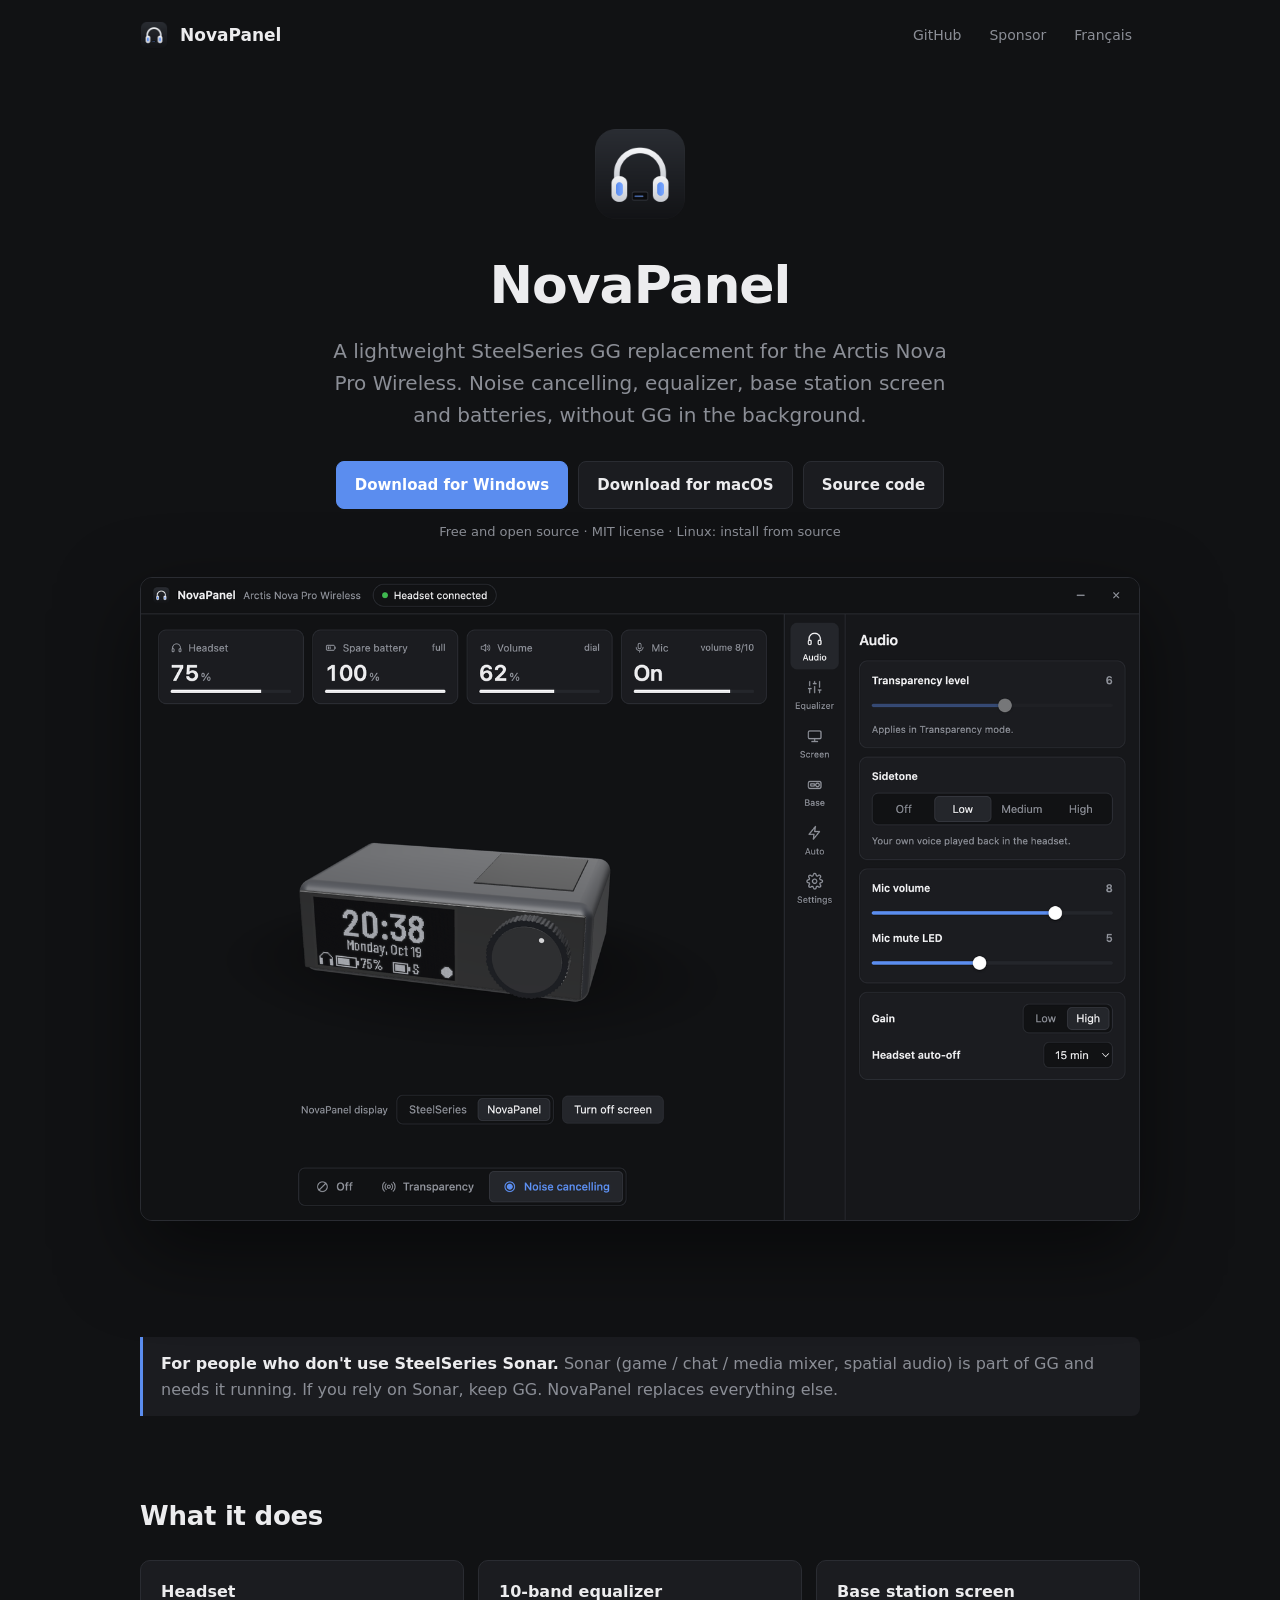
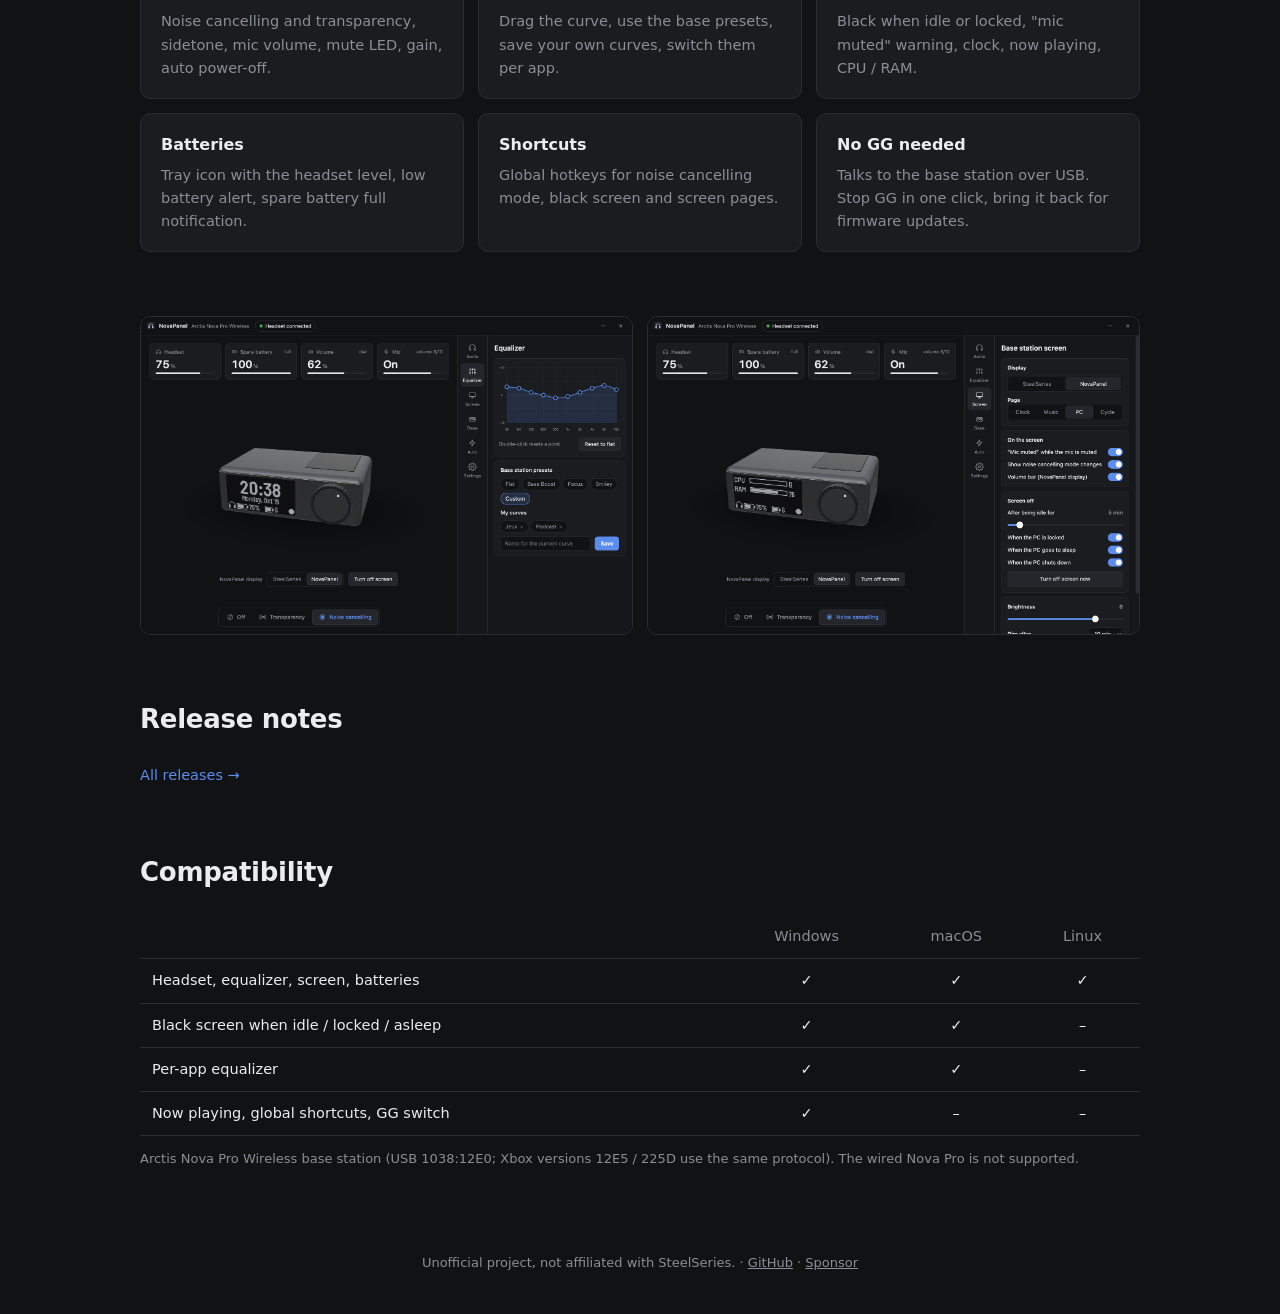
<file: docs/index.html>
<!doctype html>
<html lang="en" data-lang="en">
<head>
<meta charset="utf-8">
<meta name="viewport" content="width=device-width, initial-scale=1">
<title>NovaPanel</title>
<meta name="description" content="Lightweight SteelSeries GG replacement for the Arctis Nova Pro Wireless: noise cancelling, equalizer, OLED screen and batteries. Windows, macOS, Linux.">
<meta property="og:title" content="NovaPanel">
<meta property="og:description" content="Lightweight SteelSeries GG replacement for the Arctis Nova Pro Wireless.">
<meta property="og:image" content="https://thibautgnt.github.io/NovaPanel/social-preview.png">
<link rel="icon" href="logo.png">
<link rel="preconnect" href="https://cdn.jsdelivr.net" crossorigin>
<style>
  :root {
    --bg: #111214; --panel: #1b1c20; --line: #2a2c32; --text: #ececee; --muted: #8b8e96; --accent: #5b8def;
    color-scheme: dark;
  }
  * { box-sizing: border-box; }
  body { margin: 0; background: var(--bg); color: var(--text); font: 16px/1.6 -apple-system, BlinkMacSystemFont, "Segoe UI", Inter, system-ui, sans-serif; }
  a { color: inherit; }
  .wrap { max-width: 1040px; margin: 0 auto; padding: 0 20px; }
  nav { display: flex; align-items: center; gap: 12px; padding: 18px 0; }
  nav img { width: 28px; height: 28px; }
  nav b { font-size: 17px; }
  nav .sp { flex: 1; }
  nav a, nav button { color: var(--muted); text-decoration: none; font: inherit; font-size: 14px; background: none; border: 0; cursor: pointer; padding: 6px 8px; }
  nav a:hover, nav button:hover { color: var(--text); }
  header { text-align: center; padding: 56px 0 36px; }
  header img.logo { width: 96px; height: 96px; }
  h1 { font-size: clamp(34px, 6vw, 52px); margin: 14px 0 8px; letter-spacing: -.02em; }
  .tag { color: var(--muted); font-size: clamp(17px, 2.4vw, 20px); max-width: 640px; margin: 0 auto; }
  .cta { display: flex; gap: 10px; justify-content: center; flex-wrap: wrap; margin: 30px 0 10px; }
  .btn { display: inline-flex; align-items: center; gap: 8px; padding: 11px 18px; border-radius: 8px; border: 1px solid var(--line); background: var(--panel); text-decoration: none; font-weight: 600; font-size: 15px; }
  .btn.primary { background: var(--accent); border-color: var(--accent); color: #fff; }
  .btn:hover { filter: brightness(1.1); }
  .small { color: var(--muted); font-size: 13px; }
  .demo { position: relative; aspect-ratio: 1180 / 760; overflow: hidden; border-radius: 12px; border: 1px solid var(--line); background: #111214; box-shadow: 0 30px 80px rgba(0, 0, 0, .5); margin: 34px 0 0; }
  .demo .shot { display: block; width: 100%; height: 100%; object-fit: cover; }
  .demo iframe { position: absolute; inset: 0 auto auto 0; width: 1180px; height: 760px; border: 0; transform-origin: 0 0; opacity: 0; transition: opacity .3s; }
  .demo.live iframe { opacity: 1; }
  .demo .play { position: absolute; left: 50%; bottom: 26px; transform: translateX(-50%); box-shadow: 0 10px 30px rgba(0, 0, 0, .45); cursor: pointer; font-family: inherit; }
  .demo.live .play, .demo.auto .play, .demo-hint { display: none; }
  .demo.live + .demo-hint { display: block; margin-top: 12px; }
  section { padding: 64px 0 0; }
  h2 { font-size: 26px; margin: 0 0 22px; letter-spacing: -.01em; }
  .grid { display: grid; grid-template-columns: repeat(auto-fit, minmax(240px, 1fr)); gap: 14px; }
  .card { background: var(--panel); border: 1px solid var(--line); border-radius: 10px; padding: 18px 20px; }
  .card h3 { margin: 0 0 6px; font-size: 16px; }
  .card p { margin: 0; color: var(--muted); font-size: 14.5px; }
  .note { border-left: 3px solid var(--accent); background: var(--panel); padding: 14px 18px; border-radius: 0 8px 8px 0; color: var(--muted); }
  .note b { color: var(--text); }
  .pair { display: grid; grid-template-columns: 1fr 1fr; gap: 14px; }
  .pair img { width: 100%; border-radius: 10px; border: 1px solid var(--line); }
  table { width: 100%; border-collapse: collapse; font-size: 14.5px; }
  th, td { text-align: left; padding: 10px 12px; border-bottom: 1px solid var(--line); }
  th { color: var(--muted); font-weight: 500; }
  td.c, th.c { text-align: center; }
  .rel { background: var(--panel); border: 1px solid var(--line); border-radius: 10px; padding: 20px 22px; margin-bottom: 14px; }
  .rel-head { display: flex; align-items: baseline; gap: 10px; flex-wrap: wrap; }
  .rel-head h3 { margin: 0; font-size: 19px; }
  .rel-head time { color: var(--muted); font-size: 13.5px; }
  .badge { font-size: 12px; font-weight: 600; color: var(--accent); border: 1px solid var(--accent); border-radius: 999px; padding: 1px 9px; }
  .rel-body { color: #c9ccd3; font-size: 15px; }
  .rel-body h3 { font-size: 13px; text-transform: uppercase; letter-spacing: .06em; color: var(--muted); margin: 16px 0 6px; }
  .rel-body ul { margin: 0; padding-left: 20px; }
  .rel-body li { margin: 3px 0; }
  .rel-body code { background: #26282e; border-radius: 4px; padding: 1px 5px; font-size: 13.5px; }
  .rel-dl { display: flex; gap: 8px; flex-wrap: wrap; margin-top: 16px; }
  .rel-dl a { font-size: 13.5px; padding: 6px 12px; border-radius: 7px; border: 1px solid var(--line); text-decoration: none; }
  .rel-dl a:hover { background: #24262b; }
  #releases .more { color: var(--accent); text-decoration: none; font-size: 14.5px; }
  footer { padding: 70px 0 40px; color: var(--muted); font-size: 13px; text-align: center; }
  html[data-lang="en"] [lang="fr"], html[data-lang="fr"] [lang="en"] { display: none !important; }
  @media (max-width: 640px) { .pair { grid-template-columns: 1fr; } nav .gh { display: none; } }
</style>
</head>
<body>
<div class="wrap">
  <nav>
    <img src="logo.png" alt=""><b>NovaPanel</b><span class="sp"></span>
    <a class="gh" href="https://github.com/thibautgnt/NovaPanel">GitHub</a>
    <a href="https://github.com/sponsors/thibautgnt"><span lang="en">Sponsor</span><span lang="fr">Soutenir</span></a>
    <button id="lang" type="button"><span lang="en">Français</span><span lang="fr">English</span></button>
  </nav>

  <header>
    <img class="logo" src="logo.png" alt="NovaPanel logo">
    <h1>NovaPanel</h1>
    <p class="tag" lang="en">A lightweight SteelSeries GG replacement for the Arctis Nova Pro Wireless. Noise cancelling, equalizer, base station screen and batteries, without GG in the background.</p>
    <p class="tag" lang="fr">Un remplaçant léger de SteelSeries GG pour l'Arctis Nova Pro Wireless. Réduction de bruit, égaliseur, écran de la base et batteries, sans GG en arrière-plan.</p>
    <div class="cta">
      <a class="btn primary" href="https://github.com/thibautgnt/NovaPanel/releases/latest/download/NovaPanel-Setup.exe"><span lang="en">Download for Windows</span><span lang="fr">Télécharger pour Windows</span></a>
      <a class="btn" href="https://github.com/thibautgnt/NovaPanel/releases/latest/download/NovaPanel.dmg"><span lang="en">Download for macOS</span><span lang="fr">Télécharger pour macOS</span></a>
      <a class="btn" href="https://github.com/thibautgnt/NovaPanel"><span lang="en">Source code</span><span lang="fr">Code source</span></a>
    </div>
    <p class="small"><span lang="en">Free and open source · MIT license · Linux: install from source</span><span lang="fr">Gratuit et open source · licence MIT · Linux : installation depuis les sources</span></p>
    <div class="demo" id="demo">
      <img loading="lazy" lang="en" class="shot" src="screenshot.png" alt="NovaPanel">
      <img loading="lazy" lang="fr" class="shot" src="fr/screenshot.png" alt="NovaPanel">
      <button class="btn primary play" type="button"><span lang="en">Try the live demo</span><span lang="fr">Essayer la démo</span></button>
    </div>
    <p class="small demo-hint"><span lang="en">Live demo in your browser, with a simulated base station. Scroll over the base to turn the dial, click the Mic tile to mute.</span><span lang="fr">Démo en direct dans le navigateur, avec une base simulée. Faites défiler sur la base pour tourner la molette, cliquez sur la tuile Micro pour le couper.</span></p>
  </header>

  <section>
    <p class="note" lang="en"><b>For people who don't use SteelSeries Sonar.</b> Sonar (game / chat / media mixer, spatial audio) is part of GG and needs it running. If you rely on Sonar, keep GG. NovaPanel replaces everything else.</p>
    <p class="note" lang="fr"><b>Pour ceux qui n'utilisent pas SteelSeries Sonar.</b> Sonar (mixeur jeu / chat / média, son spatial) fait partie de GG et en a besoin. Si vous utilisez Sonar, gardez GG. NovaPanel remplace tout le reste.</p>
  </section>

  <section>
    <h2><span lang="en">What it does</span><span lang="fr">Ce qu'il fait</span></h2>
    <div class="grid">
      <div class="card"><h3><span lang="en">Headset</span><span lang="fr">Casque</span></h3>
        <p lang="en">Noise cancelling and transparency, sidetone, mic volume, mute LED, gain, auto power-off.</p>
        <p lang="fr">Réduction de bruit et transparence, retour micro, volume du micro, LED, gain, extinction auto.</p></div>
      <div class="card"><h3><span lang="en">10-band equalizer</span><span lang="fr">Égaliseur 10 bandes</span></h3>
        <p lang="en">Drag the curve, use the base presets, save your own curves, switch them per app.</p>
        <p lang="fr">Courbe à glisser, préréglages de la base, courbes perso, bascule automatique par application.</p></div>
      <div class="card"><h3><span lang="en">Base station screen</span><span lang="fr">Écran de la base</span></h3>
        <p lang="en">Black when idle or locked, "mic muted" warning, clock, now playing, CPU / RAM.</p>
        <p lang="fr">Noir quand le PC est inactif ou verrouillé, alerte micro coupé, horloge, musique, CPU / RAM.</p></div>
      <div class="card"><h3><span lang="en">Batteries</span><span lang="fr">Batteries</span></h3>
        <p lang="en">Tray icon with the headset level, low battery alert, spare battery full notification.</p>
        <p lang="fr">Niveau du casque dans la zone de notification, alerte batterie faible, rechange pleine.</p></div>
      <div class="card"><h3><span lang="en">Shortcuts</span><span lang="fr">Raccourcis</span></h3>
        <p lang="en">Global hotkeys for noise cancelling mode, black screen and screen pages.</p>
        <p lang="fr">Raccourcis globaux pour le mode de réduction de bruit, l'écran noir et les pages.</p></div>
      <div class="card"><h3><span lang="en">No GG needed</span><span lang="fr">Sans GG</span></h3>
        <p lang="en">Talks to the base station over USB. Stop GG in one click, bring it back for firmware updates.</p>
        <p lang="fr">Parle à la base en USB. Arrêtez GG en un clic, relancez-le pour les mises à jour du firmware.</p></div>
    </div>
  </section>

  <section>
    <div class="pair">
      <img loading="lazy" lang="en" src="screenshot-eq.png" alt="Equalizer">
      <img loading="lazy" lang="fr" src="fr/screenshot-eq.png" alt="Equalizer">
      <img loading="lazy" lang="en" src="screenshot-screen.png" alt="Base station screen">
      <img loading="lazy" lang="fr" src="fr/screenshot-screen.png" alt="Base station screen">
    </div>
  </section>

  <section id="releases">
    <h2><span lang="en">Release notes</span><span lang="fr">Notes de version</span></h2>
    <div id="release-list"></div>
    <a class="more" href="https://github.com/thibautgnt/NovaPanel/releases"><span lang="en">All releases →</span><span lang="fr">Toutes les versions →</span></a>
  </section>

  <section>
    <h2><span lang="en">Compatibility</span><span lang="fr">Compatibilité</span></h2>
    <table>
      <tr><th></th><th class="c">Windows</th><th class="c">macOS</th><th class="c">Linux</th></tr>
      <tr><td><span lang="en">Headset, equalizer, screen, batteries</span><span lang="fr">Casque, égaliseur, écran, batteries</span></td><td class="c">✓</td><td class="c">✓</td><td class="c">✓</td></tr>
      <tr><td><span lang="en">Black screen when idle / locked / asleep</span><span lang="fr">Écran noir inactivité / verrouillage / veille</span></td><td class="c">✓</td><td class="c">✓</td><td class="c">–</td></tr>
      <tr><td><span lang="en">Per-app equalizer</span><span lang="fr">Égaliseur par application</span></td><td class="c">✓</td><td class="c">✓</td><td class="c">–</td></tr>
      <tr><td><span lang="en">Now playing, global shortcuts, GG switch</span><span lang="fr">Musique en cours, raccourcis, interrupteur GG</span></td><td class="c">✓</td><td class="c">–</td><td class="c">–</td></tr>
    </table>
    <p class="small"><span lang="en">Arctis Nova Pro Wireless base station (USB 1038:12E0; Xbox versions 12E5 / 225D use the same protocol). The wired Nova Pro is not supported.</span><span lang="fr">Base de l'Arctis Nova Pro Wireless (USB 1038:12E0 ; les versions Xbox 12E5 / 225D utilisent le même protocole). La Nova Pro filaire n'est pas prise en charge.</span></p>
  </section>

  <footer>
    <span lang="en">Unofficial project, not affiliated with SteelSeries.</span><span lang="fr">Projet non officiel, sans lien avec SteelSeries.</span>
    · <a href="https://github.com/thibautgnt/NovaPanel">GitHub</a> · <a href="https://github.com/sponsors/thibautgnt"><span lang="en">Sponsor</span><span lang="fr">Soutenir</span></a>
  </footer>
</div>
<script>
  const root = document.documentElement;
  const set = l => { root.dataset.lang = l; root.lang = l; };
  let saved = null;
  try { saved = localStorage.getItem('lang'); } catch {}
  set(saved || ((navigator.language || '').startsWith('fr') ? 'fr' : 'en'));
  // notes de version : celles des releases GitHub, ecrites a partir du CHANGELOG
  const fmt = d => new Date(d).toLocaleDateString(root.dataset.lang, { year: 'numeric', month: 'long', day: 'numeric' });
  fetch('https://api.github.com/repos/thibautgnt/NovaPanel/releases?per_page=5', { headers: { Accept: 'application/vnd.github.html+json' } })
    .then(r => r.ok ? r.json() : [])
    .then(list => { releases = list; showReleases(); })
    .catch(() => {});
  let releases = [];
  function showReleases() {
      const box = document.getElementById('release-list');
      box.replaceChildren();
      releases.filter(r => !r.draft && !r.prerelease).forEach((r, i) => {
        const el = document.createElement('article');
        el.className = 'rel';
        const head = document.createElement('div');
        head.className = 'rel-head';
        const h = document.createElement('h3');
        h.textContent = r.name || r.tag_name;
        const time = document.createElement('time');
        time.dateTime = r.published_at;
        time.textContent = fmt(r.published_at);
        head.append(h, time);
        if (i === 0) {
          const b = document.createElement('span');
          b.className = 'badge';
          b.textContent = root.dataset.lang === 'fr' ? 'Dernière version' : 'Latest';
          head.append(b);
        }
        const body = document.createElement('div');
        body.className = 'rel-body';
        // body_html est deja assaini par GitHub ; on n'en garde que des noeuds inertes
        const doc = new DOMParser().parseFromString(r.body_html || '', 'text/html');
        doc.querySelectorAll('script, style, iframe').forEach(n => n.remove());
        body.append(...doc.body.childNodes);
        const dl = document.createElement('div');
        dl.className = 'rel-dl';
        r.assets.filter(a => /\.(exe|dmg|zip)$/.test(a.name)).forEach(a => {
          const l = document.createElement('a');
          l.href = a.browser_download_url;
          l.textContent = a.name;
          dl.append(l);
        });
        el.append(head, body, dl);
        box.append(el);
      });
  }
  const demo = document.getElementById('demo');
  let frame = null;
  function startDemo() {
    const play = demo.querySelector('.play');
    play.disabled = true;
    play.querySelectorAll('span').forEach(s => { s.dataset.label ??= s.textContent; s.textContent = s.lang === 'fr' ? 'Chargement…' : 'Loading…'; });
    frame?.remove();
    frame = document.createElement('iframe');
    frame.title = 'NovaPanel demo';
    frame.src = `demo/?lang=${root.dataset.lang}`;
    frame.addEventListener('demoready', () => demo.classList.add('live'));
    frame.addEventListener('demofailed', () => {
      frame.remove();
      demo.classList.remove('auto');
      play.disabled = false;
      play.querySelectorAll('span').forEach(s => { s.textContent = s.dataset.label; });
    });
    demo.append(frame);
    fit();
  }
  const fit = () => { if (frame) frame.style.transform = `scale(${demo.clientWidth / 1180})`; };
  new ResizeObserver(fit).observe(demo);
  demo.querySelector('.play').onclick = startDemo;
  // ~10 Mo a telecharger : lancement automatique seulement sur grand ecran sans economiseur de donnees
  if (matchMedia('(min-width: 760px)').matches && !navigator.connection?.saveData) {
    demo.classList.add('auto');
    addEventListener('load', () => (window.requestIdleCallback || setTimeout)(startDemo));
  }
  document.getElementById('lang').onclick = () => {
    const l = root.dataset.lang === 'fr' ? 'en' : 'fr';
    set(l);
    showReleases();
    if (frame) frame.src = `demo/?lang=${l}`;
    try { localStorage.setItem('lang', l); } catch {}
  };
</script>
</body>
</html>
</file>
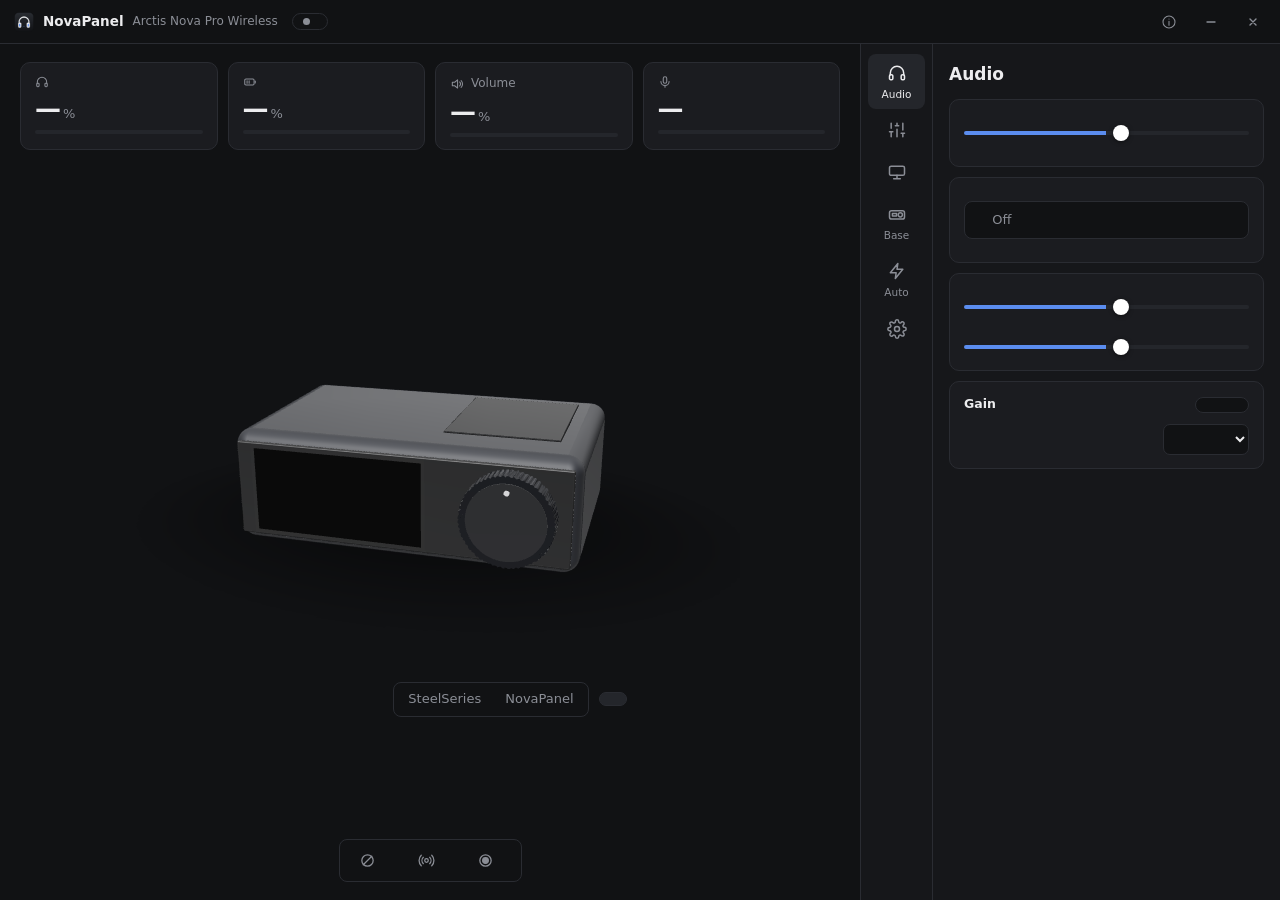
<file: novapanel/ui/index.html>
<!doctype html>
<html lang="en">
<head>
<meta charset="utf-8">
<title>NovaPanel</title>
<link rel="stylesheet" href="style.css">
<script src="qrc:///qtwebchannel/qwebchannel.js"></script>
<script type="importmap">{ "imports": { "three": "./vendor/three.module.min.js" } }</script>
</head>
<body>
<header id="titlebar">
  <div class="brand"><img src="../assets/icon.png" alt="">NovaPanel<span class="sub">Arctis Nova Pro Wireless</span></div>
  <div id="conn" class="chip"><span class="dot"></span><span class="label" data-i18n="connecting"></span></div>
  <div class="winbtns">
    <button id="btn-about" data-i18n-title="about"><svg viewBox="0 0 24 24"><circle cx="12" cy="12" r="9"/><path d="M12 11v6M12 7.5v.01"/></svg><i class="dot" hidden></i></button>
    <button id="btn-min" data-i18n-title="min"><svg viewBox="0 0 12 12"><path d="M2 6h8"/></svg></button>
    <button id="btn-close" data-i18n-title="close"><svg viewBox="0 0 12 12"><path d="M3 3l6 6M9 3l-6 6"/></svg></button>
  </div>
</header>

<main>
  <section id="stage">
    <div class="tiles">
      <div class="tile" id="t-headset">
        <div class="tile-head"><svg viewBox="0 0 24 24"><path d="M4 14v-2a8 8 0 0 1 16 0v2"/><rect x="3" y="14" width="4" height="6" rx="1.5"/><rect x="17" y="14" width="4" height="6" rx="1.5"/></svg><span data-i18n="headset"></span><em class="badge"></em></div>
        <div class="tile-val"><span class="val">—</span><small>%</small></div>
        <div class="meter"><i></i></div>
      </div>
      <div class="tile" id="t-spare">
        <div class="tile-head"><svg viewBox="0 0 24 24"><rect x="3" y="7" width="16" height="10" rx="2"/><path d="M21 10.5v3"/><path d="M7 10v4M10.5 10v4" /></svg><span data-i18n="spare"></span><em class="badge"></em></div>
        <div class="tile-val"><span class="val">—</span><small>%</small></div>
        <div class="meter"><i></i></div>
      </div>
      <div class="tile" id="t-vol">
        <div class="tile-head"><svg viewBox="0 0 24 24"><path d="M4 9h4l5-4v14l-5-4H4z"/><path d="M16.5 8.5a5 5 0 0 1 0 7M19 6a8.5 8.5 0 0 1 0 12"/></svg><span>Volume</span><em class="badge"></em></div>
        <div class="tile-val"><span class="val">—</span><small>%</small></div>
        <div class="meter"><i></i></div>
      </div>
      <div class="tile" id="t-mic">
        <div class="tile-head"><svg viewBox="0 0 24 24"><rect x="9" y="3" width="6" height="11" rx="3"/><path d="M5 11a7 7 0 0 0 14 0M12 18v3"/></svg><span data-i18n="mic"></span><em class="badge"></em></div>
        <div class="tile-val"><span class="val">—</span></div>
        <div class="meter"><i></i></div>
      </div>
    </div>

    <div class="hero">
      <div id="view"></div>
      <div class="hero-cap">
        <span id="hero-info"></span>
        <div class="seg small" data-cfg="screen_mode"><button data-v="origin">SteelSeries</button><button data-v="custom">NovaPanel</button></div>
        <button class="ghost" id="hero-black"></button>
      </div>
    </div>

    <div class="stage-bottom">
      <div class="seg big-seg" data-set="anc">
        <button data-v="0"><svg viewBox="0 0 24 24"><circle cx="12" cy="12" r="8"/><path d="M6 18L18 6"/></svg><span data-i18n="anc_off"></span></button>
        <button data-v="1"><svg viewBox="0 0 24 24"><circle cx="12" cy="12" r="2.5"/><path d="M7.5 7.5a6.4 6.4 0 0 0 0 9M16.5 7.5a6.4 6.4 0 0 1 0 9M4.6 4.6a10.5 10.5 0 0 0 0 14.8M19.4 4.6a10.5 10.5 0 0 1 0 14.8"/></svg><span data-i18n="anc_transp"></span></button>
        <button data-v="2"><svg viewBox="0 0 24 24"><circle cx="12" cy="12" r="8"/><circle cx="12" cy="12" r="4" class="fill"/></svg><span data-i18n="anc_nc"></span></button>
      </div>
    </div>
  </section>

  <aside id="panel">
    <nav id="tabs">
      <button data-tab="audio" class="active" title="Audio"><svg viewBox="0 0 24 24"><path d="M4 14v-2a8 8 0 0 1 16 0v2"/><rect x="3" y="14" width="4" height="6" rx="1.5"/><rect x="17" y="14" width="4" height="6" rx="1.5"/></svg><span>Audio</span></button>
      <button data-tab="eq" data-i18n-title="eq"><svg viewBox="0 0 24 24"><path d="M5 20v-6M5 10V4M12 20v-9M12 7V4M19 20v-4M19 12V4M3 14h4M10 7h4M17 16h4"/></svg><span data-i18n="eq"></span></button>
      <button data-tab="screen" data-i18n-title="screen"><svg viewBox="0 0 24 24"><rect x="3" y="5" width="18" height="11" rx="2"/><path d="M8 20h8M12 16v4"/></svg><span data-i18n="screen"></span></button>
      <button data-tab="base" title="Base"><svg viewBox="0 0 24 24"><rect x="3" y="8" width="18" height="10" rx="2.5"/><circle cx="16" cy="13" r="2.5"/><path d="M6.5 11.5h5v3h-5z"/></svg><span>Base</span></button>
      <button data-tab="auto" data-i18n-title="auto"><svg viewBox="0 0 24 24"><path d="M13 3L4 14h7l-1 7 9-11h-7z"/></svg><span>Auto</span></button>
      <button data-tab="settings" data-i18n-title="settings"><svg viewBox="0 0 24 24"><circle cx="12" cy="12" r="3"/><path d="M19.4 15a1.7 1.7 0 0 0 .3 1.8l.1.1a2 2 0 1 1-2.8 2.8l-.1-.1a1.7 1.7 0 0 0-1.8-.3 1.7 1.7 0 0 0-1 1.5V21a2 2 0 1 1-4 0v-.1a1.7 1.7 0 0 0-1.1-1.5 1.7 1.7 0 0 0-1.8.3l-.1.1a2 2 0 1 1-2.8-2.8l.1-.1a1.7 1.7 0 0 0 .3-1.8 1.7 1.7 0 0 0-1.5-1H3a2 2 0 1 1 0-4h.1a1.7 1.7 0 0 0 1.5-1.1 1.7 1.7 0 0 0-.3-1.8l-.1-.1a2 2 0 1 1 2.8-2.8l.1.1a1.7 1.7 0 0 0 1.8.3H9a1.7 1.7 0 0 0 1-1.5V3a2 2 0 1 1 4 0v.1a1.7 1.7 0 0 0 1 1.5 1.7 1.7 0 0 0 1.8-.3l.1-.1a2 2 0 1 1 2.8 2.8l-.1.1a1.7 1.7 0 0 0-.3 1.8V9a1.7 1.7 0 0 0 1.5 1H21a2 2 0 1 1 0 4h-.1a1.7 1.7 0 0 0-1.5 1z"/></svg><span data-i18n="settings"></span></button>
    </nav>

    <div id="pages">
      <!-- AUDIO -->
      <div class="page active" data-page="audio">
        <h2>Audio</h2>
        <div class="card">
          <div class="row"><label data-i18n="transp_level"></label><output data-out="transparency"></output></div>
          <input type="range" min="1" max="10" data-set="transparency">
          <p class="note" id="transp-note"></p>
        </div>
        <div class="card">
          <div class="row"><label data-i18n="sidetone"></label></div>
          <div class="seg" data-set="sidetone"><button data-v="0">Off</button><button data-v="1" data-i18n="low"></button><button data-v="2" data-i18n="medium"></button><button data-v="3" data-i18n="high"></button></div>
          <p class="note" data-i18n="sidetone_note"></p>
        </div>
        <div class="card">
          <div class="row"><label data-i18n="mic_volume"></label><output data-out="mic_volume"></output></div>
          <input type="range" min="1" max="10" data-set="mic_volume">
          <div class="row"><label data-i18n="mic_led"></label><output data-out="mic_led"></output></div>
          <input type="range" min="1" max="10" data-set="mic_led">
        </div>
        <div class="card">
          <div class="row"><label>Gain</label>
            <div class="seg small" data-set="gain"><button data-v="1" data-i18n="low"></button><button data-v="2" data-i18n="gain_high"></button></div></div>
          <div class="row"><label data-i18n="auto_off"></label>
            <select data-set="auto_off"><option value="0" data-i18n="never"></option><option value="1">1 min</option><option value="2">5 min</option><option value="3">10 min</option><option value="4">15 min</option><option value="5">30 min</option><option value="6">60 min</option></select></div>
        </div>
      </div>

      <!-- EGALISEUR -->
      <div class="page" data-page="eq">
        <h2 data-i18n="eq"></h2>
        <div class="card eq-card">
          <svg id="eq" viewBox="0 0 400 230"></svg>
          <div class="row"><span class="note" id="eq-hint" data-i18n="eq_hint"></span>
            <button class="ghost" id="eq-flat" data-i18n="eq_flat"></button></div>
        </div>
        <div class="card">
          <label data-i18n="eq_base"></label>
          <div class="chips" id="eq-base"></div>
          <label data-i18n="eq_mine"></label>
          <div class="chips" id="eq-user"></div>
          <div class="row gap"><input type="text" id="eq-name" data-i18n-placeholder="eq_name"><button class="primary" id="eq-save" data-i18n="save"></button></div>
        </div>
      </div>

      <!-- ECRAN -->
      <div class="page" data-page="screen">
        <h2 data-i18n="screen_title"></h2>
        <div class="card">
          <label data-i18n="display"></label>
          <div class="seg" data-cfg="screen_mode"><button data-v="origin">SteelSeries</button><button data-v="custom">NovaPanel</button></div>
          <div id="page-pick">
            <label>Page</label>
            <div class="seg" data-cfg="screen_page"><button data-v="clock" data-i18n="page_clock"></button><button data-v="music" id="page-music" data-i18n="page_music"></button><button data-v="pc">PC</button><button data-v="rotate" data-i18n="page_rotate"></button></div>
          </div>
        </div>
        <div class="card">
          <label data-i18n="on_screen"></label>
          <div class="toggle-row"><span data-i18n="toggle_mic"></span><input type="checkbox" class="toggle" data-cfg="oled_mic_muted"></div>
          <div class="toggle-row"><span data-i18n="toggle_anc"></span><input type="checkbox" class="toggle" data-cfg="oled_toast_anc"></div>
          <div class="toggle-row"><span data-i18n="toggle_volume"></span><input type="checkbox" class="toggle" data-cfg="oled_toast_volume"></div>
        </div>
        <div class="card">
          <label data-i18n="black"></label>
          <div class="row"><span data-i18n="idle_after"></span><output id="idle-out"></output></div>
          <input type="range" min="0" max="60" step="1" data-cfg="idle_minutes">
          <div class="toggle-row"><span data-i18n="lock"></span><input type="checkbox" class="toggle" data-cfg="black_on_lock"></div>
          <div class="toggle-row"><span data-i18n="sleep"></span><input type="checkbox" class="toggle" data-cfg="black_on_sleep"></div>
          <div class="toggle-row"><span data-i18n="shutdown"></span><input type="checkbox" class="toggle" data-cfg="black_on_shutdown"></div>
          <button class="wide" id="force-black"></button>
        </div>
        <div class="card">
          <div class="row"><label data-i18n="brightness"></label><output data-out="oled_brightness"></output></div>
          <input type="range" min="1" max="10" data-set="oled_brightness">
          <div class="row"><label data-i18n="dim_after"></label>
            <select data-set="oled_dim_timer"><option value="0" data-i18n="never"></option><option value="1">1 min</option><option value="2">5 min</option><option value="3">10 min</option><option value="4">15 min</option><option value="5">30 min</option><option value="6">60 min</option></select></div>
          <div class="row"><label data-i18n="home"></label>
            <div class="seg small" data-set="home_screen"><button data-v="0" data-i18n="detailed"></button><button data-v="1">Simple</button></div></div>
        </div>
      </div>

      <!-- BASE -->
      <div class="page" data-page="base">
        <h2>Base</h2>
        <div class="card">
          <div class="row"><label data-i18n="line_out"></label>
            <div class="seg small" data-set="line_out"><button data-v="1" data-i18n="speakers"></button><button data-v="2">Stream</button></div></div>
          <div class="row"><label data-i18n="wireless"></label>
            <div class="seg small" data-set="wireless_mode"><button data-v="0" data-i18n="latency"></button><button data-v="1" data-i18n="range"></button></div></div>
        </div>
        <div class="card">
          <label>Bluetooth</label>
          <div class="row"><span data-i18n="bt_power"></span>
            <div class="seg small" data-set="bt_power"><button data-v="0" data-i18n="no"></button><button data-v="1" data-i18n="yes"></button></div></div>
          <div class="row"><span data-i18n="bt_call"></span>
            <select data-set="bt_call"><option value="0" data-i18n="call_nothing"></option><option value="1" data-i18n="call_lower"></option><option value="2" data-i18n="call_mute"></option></select></div>
          <div class="row"><span data-i18n="phone"></span><span id="bt-status" class="muted">—</span></div>
        </div>
      </div>

      <!-- AUTOMATISATIONS -->
      <div class="page" data-page="auto">
        <h2 data-i18n="auto"></h2>
        <div class="card">
          <label data-i18n="rules_title"></label>
          <div id="rules"></div>
          <div class="row gap"><select id="rule-app"></select><select id="rule-eq"></select><button class="primary" id="rule-add" data-i18n="add"></button></div>
          <p class="note" data-i18n="rules_note"></p>
        </div>
        <div class="card" id="hk-card">
          <label data-i18n="hotkeys"></label>
          <div class="row"><span data-i18n="hk_anc"></span><input class="hotkey" data-hk="anc_cycle" readonly></div>
          <div class="row"><span data-i18n="hk_black"></span><input class="hotkey" data-hk="screen_black" readonly></div>
          <div class="row"><span data-i18n="hk_page"></span><input class="hotkey" data-hk="screen_page" readonly></div>
          <p class="note" data-i18n="hk_note"></p>
        </div>
        <div class="card">
          <label data-i18n="osd_title"></label>
          <div class="toggle-row"><span data-i18n="osd_main"></span><input type="checkbox" class="toggle" data-cfg="osd"></div>
          <div class="toggle-row"><span data-i18n="osd_mic"></span><input type="checkbox" class="toggle" data-cfg="osd_mic"></div>
        </div>
      </div>

      <!-- REGLAGES -->
      <div class="page" data-page="settings">
        <h2 data-i18n="settings"></h2>
        <div class="card">
          <div class="toggle-row"><span data-i18n="autostart"></span><input type="checkbox" class="toggle" id="autostart"></div>
          <div class="toggle-row"><span data-i18n="check_updates"></span><input type="checkbox" class="toggle" data-cfg="check_updates"></div>
          <div class="row"><span data-i18n="low_battery"></span>
            <select data-cfg="low_battery_level"><option value="0" data-i18n="disabled"></option><option value="1">13 %</option><option value="2">25 %</option><option value="3">38 %</option><option value="4">50 %</option></select></div>
          <div class="toggle-row"><span data-i18n="spare_full"></span><input type="checkbox" class="toggle" data-cfg="notify_spare_full"></div>
          <div class="row"><span data-i18n="language"></span>
            <select id="language"><option value="auto">Auto</option><option value="en">English</option><option value="fr">Français</option></select></div>
        </div>
        <div class="card" id="gg-card">
          <label>SteelSeries GG</label>
          <p class="note" id="gg-status">—</p>
          <button class="wide" id="gg-toggle">—</button>
        </div>
      </div>
    </div>
  </aside>
</main>
<div id="about" hidden>
  <div class="about-box" role="dialog" aria-modal="true" aria-labelledby="about-title">
    <button class="about-x" id="about-close" data-i18n-title="close_about"><svg viewBox="0 0 12 12"><path d="M3 3l6 6M9 3l-6 6"/></svg></button>
    <img src="../assets/icon.png" alt="">
    <h3 id="about-title">NovaPanel <span class="muted" id="version"></span></h3>
    <p class="muted" data-i18n="tagline"></p>
    <a id="update" class="update" hidden></a>
    <p data-i18n="made_by"></p>
    <div class="about-links">
      <a href="https://github.com/sponsors/thibautgnt" class="sponsor" data-i18n="sponsor"></a>
      <a href="https://github.com/thibautgnt/NovaPanel">GitHub</a>
      <a href="https://github.com/thibautgnt/NovaPanel/issues/new/choose" data-i18n="report_bug"></a>
    </div>
    <p class="note" data-i18n="credits"></p>
    <p class="note" id="fw"></p>
    <p class="note" data-i18n="license_note"></p>
  </div>
</div>
<div id="toast"></div>
<script type="module" src="main.js"></script>
</body>
</html>
</file>
<file: novapanel/ui/style.css>
:root {
  --bg: #111214;
  --bg2: #16171a;
  --panel: #1b1c20;
  --panel-hi: #24262b;
  --line: #2a2c32;
  --text: #ececee;
  --muted: #8b8e96;
  --accent: #5b8def;
  --accent-soft: rgba(91, 141, 239, .16);
  --transp: #3fb6a8;
  --danger: #f85149;
  --ok: #3fb950;
  --radius: 10px;
  color-scheme: dark;
}
* { box-sizing: border-box; }
html, body { margin: 0; height: 100%; background: var(--bg); color: var(--text); overflow: hidden;
  font: 13px/1.45 "Segoe UI Variable Text", "Segoe UI", -apple-system, BlinkMacSystemFont, "Inter", system-ui, sans-serif; user-select: none; }
svg { fill: none; stroke: currentColor; stroke-width: 1.8; stroke-linecap: round; stroke-linejoin: round; }
svg .fill { fill: currentColor; }
button { font: inherit; color: inherit; cursor: pointer; }
[hidden] { display: none !important; }

#titlebar { height: 44px; display: flex; align-items: center; gap: 14px; padding: 0 6px 0 14px; border-bottom: 1px solid var(--line); }
.brand { display: flex; align-items: center; gap: 9px; font-weight: 600; font-size: 13.5px; }
.brand img { width: 20px; height: 20px; }
.brand .sub { color: var(--muted); font-weight: 400; font-size: 12px; }
.winbtns { margin-left: auto; display: flex; }
.winbtns button { width: 42px; height: 32px; border: 0; background: none; border-radius: 6px; display: grid; place-items: center; color: var(--muted); }
.winbtns button:hover { background: var(--panel-hi); color: var(--text); }
#btn-close:hover { background: #c42b3c; color: #fff; }
.winbtns svg { width: 12px; height: 12px; stroke-width: 1.4; }

.chip { display: inline-flex; align-items: center; gap: 7px; padding: 4px 10px; border-radius: 999px; border: 1px solid var(--line); color: var(--muted); font-size: 12px; white-space: nowrap; }
.chip .dot { width: 7px; height: 7px; border-radius: 50%; background: var(--muted); }
#conn.ok { color: var(--text); }
#conn.ok .dot { background: var(--ok); }
#conn.off .dot { background: var(--danger); }

main { display: grid; grid-template-columns: 1fr 420px; height: calc(100% - 44px); }

#stage { display: flex; flex-direction: column; gap: 14px; padding: 18px 20px; min-height: 0; overflow: hidden; }
.tiles { display: grid; grid-template-columns: repeat(4, 1fr); gap: 10px; }
.tile { background: var(--panel); border: 1px solid var(--line); border-radius: var(--radius); padding: 12px 14px; display: flex; flex-direction: column; gap: 6px; transition: border-color .2s, opacity .2s; }
.tile-head { display: flex; align-items: center; gap: 7px; color: var(--muted); font-size: 12px; white-space: nowrap; }
.tile-head svg { width: 14px; height: 14px; flex: none; }
.tile-head span { overflow: hidden; text-overflow: ellipsis; }
.tile-head .badge { margin-left: auto; font-style: normal; font-size: 11px; }
.tile-val { font-size: 26px; font-weight: 600; line-height: 1.1; font-variant-numeric: tabular-nums; }
.tile-val small { font-size: 13px; color: var(--muted); margin-left: 2px; font-weight: 500; }
.meter { height: 4px; border-radius: 4px; background: var(--panel-hi); overflow: hidden; }
.meter i { display: block; height: 100%; width: 0; background: var(--text); transition: width .6s ease, background .2s; }
.tile.low .meter i { background: var(--danger); }
.tile.low .tile-val { color: var(--danger); }
.tile.charging .meter i { background: var(--ok); }
.tile.dim { opacity: .45; }
.tile.muted { border-color: rgba(248, 81, 73, .5); }
.tile.muted .tile-val, .tile.muted .tile-head { color: var(--danger); }

.hero { flex: 1; min-height: 0; display: flex; flex-direction: column; align-items: center; justify-content: center; gap: 10px; }
#view { position: relative; width: 100%; max-width: 620px; flex: 1; min-height: 220px; max-height: 400px; cursor: grab; }
#view:active { cursor: grabbing; }
#view canvas.gl { position: absolute; inset: 0; width: 100%; height: 100%; }
#view canvas.flat { position: absolute; left: 50%; top: 50%; transform: translate(-50%, -50%); width: min(100%, 480px); aspect-ratio: 2 / 1; border-radius: 6px; border: 10px solid #0b0c0e; }
.hero-cap { display: flex; align-items: center; gap: 10px; flex-wrap: wrap; justify-content: center; }
#hero-info { color: var(--muted); font-size: 12px; min-width: 150px; text-align: right; }
button.ghost.on { border-color: rgba(248, 81, 73, .55); color: var(--danger); }

.stage-bottom { display: flex; justify-content: center; }

.seg { display: inline-flex; padding: 3px; gap: 2px; border-radius: 8px; background: var(--bg); border: 1px solid var(--line); }
.seg button { border: 0; background: none; padding: 6px 13px; border-radius: 6px; color: var(--muted); transition: background .15s, color .15s; }
.seg button:hover { color: var(--text); }
.seg button.on { color: var(--text); background: var(--panel-hi); box-shadow: inset 0 0 0 1px #34363d; }
.seg.small button { padding: 4px 11px; }
.card .seg:not(.small) { display: flex; }
.card .seg:not(.small) button { flex: 1; padding: 6px 4px; }
.big-seg button { display: flex; align-items: center; gap: 8px; padding: 9px 16px; font-weight: 500; }
.big-seg svg { width: 17px; height: 17px; }
.big-seg button.on[data-v="1"] { color: var(--transp); }
.big-seg button.on[data-v="2"] { color: var(--accent); }

#panel { display: grid; grid-template-columns: 72px 1fr; border-left: 1px solid var(--line); background: var(--bg2); min-height: 0; }
#tabs { display: flex; flex-direction: column; gap: 2px; padding: 10px 7px; border-right: 1px solid var(--line); }
#tabs button { border: 0; background: none; display: flex; flex-direction: column; align-items: center; gap: 4px; padding: 9px 0 7px; border-radius: 8px; color: var(--muted); font-size: 10.5px; transition: color .15s, background .15s; }
#tabs button svg { width: 20px; height: 20px; }
#tabs button:hover { color: var(--text); }
#tabs button.active { color: var(--text); background: var(--panel-hi); }
#pages { overflow-y: auto; padding: 16px 16px 28px; min-height: 0; }
#pages::-webkit-scrollbar { width: 8px; }
#pages::-webkit-scrollbar-thumb { background: var(--line); border-radius: 8px; }
.page { display: none; }
.page.active { display: block; }
h2 { margin: 2px 0 12px; font-size: 17px; font-weight: 600; }
.card { background: var(--panel); border: 1px solid var(--line); border-radius: var(--radius); padding: 13px 14px; margin-bottom: 10px; display: flex; flex-direction: column; gap: 10px; }
.card > label, .card label { font-weight: 600; font-size: 12.5px; }
.row { display: flex; align-items: center; justify-content: space-between; gap: 10px; }
.row.gap > *:first-child { flex: 1; }
.note { color: var(--muted); font-size: 11.5px; margin: 0; }
.muted { color: var(--muted); }
output { font-variant-numeric: tabular-nums; color: var(--muted); font-weight: 600; min-width: 26px; text-align: right; }

input[type=range] { -webkit-appearance: none; width: 100%; height: 20px; background: transparent; margin: 0; }
input[type=range]::-webkit-slider-runnable-track { height: 4px; border-radius: 4px;
  background: linear-gradient(90deg, var(--accent) var(--p, 50%), var(--panel-hi) var(--p, 50%)); }
input[type=range]::-webkit-slider-thumb { -webkit-appearance: none; width: 16px; height: 16px; border-radius: 50%; margin-top: -6px; background: #fff; box-shadow: 0 1px 4px rgba(0, 0, 0, .5); }
input[type=range]:disabled { opacity: .4; }

select, input[type=text], input.hotkey { background: var(--bg); color: var(--text); border: 1px solid var(--line); border-radius: 7px; padding: 6px 9px; font: inherit; outline: none; min-width: 0; }
select:focus, input[type=text]:focus, input.hotkey:focus { border-color: var(--accent); }
select option { background: var(--panel); }
input.hotkey { width: 150px; text-align: center; cursor: pointer; }

.toggle-row { display: flex; align-items: center; justify-content: space-between; gap: 12px; }
.toggle { -webkit-appearance: none; appearance: none; width: 36px; height: 20px; border-radius: 20px; background: var(--panel-hi); position: relative; cursor: pointer; flex: none; transition: background .2s; margin: 0; }
.toggle::after { content: ""; position: absolute; top: 3px; left: 3px; width: 14px; height: 14px; border-radius: 50%; background: #fff; transition: transform .2s; }
.toggle:checked { background: var(--accent); }
.toggle:checked::after { transform: translateX(16px); }

button.primary, button.ghost, button.wide { border: 1px solid var(--line); border-radius: 7px; padding: 6px 13px; white-space: nowrap; background: var(--panel-hi); transition: background .15s, border-color .15s; }
button.primary { background: var(--accent); border-color: var(--accent); color: #fff; font-weight: 600; }
button.primary:hover { filter: brightness(1.08); }
button.ghost:hover, button.wide:hover { background: #2c2e34; }
button.wide { width: 100%; padding: 9px; }
button.wide.on { border-color: rgba(248, 81, 73, .55); color: var(--danger); }

.eq-card { padding: 10px 10px 12px; }
#eq { width: 100%; height: auto; display: block; touch-action: none; }
#eq .grid { stroke: rgba(255, 255, 255, .05); stroke-width: 1; }
#eq .zero { stroke: rgba(255, 255, 255, .16); stroke-dasharray: 3 4; }
#eq .curve { stroke: var(--accent); stroke-width: 2.2; }
#eq .area { fill: var(--accent-soft); stroke: none; }
#eq .knob { fill: var(--bg); stroke: var(--accent); stroke-width: 2.5; cursor: ns-resize; }
#eq .knob:hover, #eq .knob.drag { fill: var(--accent); }
#eq text { fill: var(--muted); stroke: none; font-size: 10px; text-anchor: middle; }
#eq text.val { fill: var(--text); font-weight: 600; }
.chips { display: flex; flex-wrap: wrap; gap: 6px; }
.chips button { border: 1px solid var(--line); background: var(--bg); border-radius: 999px; padding: 4px 11px; color: var(--muted); display: inline-flex; gap: 6px; align-items: center; }
.chips button:hover { color: var(--text); }
.chips button.on { color: var(--text); border-color: var(--accent); background: var(--accent-soft); }
.chips button .x { opacity: .5; font-size: 14px; line-height: 1; }
.chips button .x:hover { opacity: 1; color: var(--danger); }
.chips .empty { color: var(--muted); font-size: 11.5px; }

#rules { display: flex; flex-direction: column; gap: 6px; }
.rule { display: flex; align-items: center; gap: 8px; padding: 7px 10px; border-radius: 7px; background: var(--bg); border: 1px solid var(--line); }
.rule .exe { flex: 1; font-weight: 500; overflow: hidden; text-overflow: ellipsis; }
.rule .arrow { color: var(--muted); }
.rule .del { border: 0; background: none; color: var(--muted); font-size: 16px; padding: 0 4px; }
.rule .del:hover { color: var(--danger); }
#rule-app, #rule-eq { width: 0; flex: 1; }

#btn-about { position: relative; }
#btn-about svg { width: 16px; height: 16px; stroke-width: 1.6; }
#btn-about .dot { position: absolute; top: 7px; right: 12px; width: 7px; height: 7px; border-radius: 50%; background: var(--accent); }
#about { position: fixed; inset: 0; z-index: 10; display: grid; place-items: center; background: rgba(0, 0, 0, .55); }
.about-box { position: relative; width: 360px; padding: 26px 26px 20px; border-radius: 14px; background: var(--panel); border: 1px solid var(--line);
  box-shadow: 0 24px 60px rgba(0, 0, 0, .5); text-align: center; display: flex; flex-direction: column; align-items: center; gap: 8px; }
.about-box img { width: 64px; height: 64px; }
.about-box h3 { margin: 4px 0 0; font-size: 18px; font-weight: 600; }
.about-box h3 .muted { font-weight: 400; font-size: 14px; }
.about-box p { margin: 0; }
.about-box a { color: var(--accent); text-decoration: none; }
.about-box a.update { display: block; width: 100%; padding: 8px 10px; border-radius: 7px; background: var(--accent-soft); font-weight: 600; }
.about-links { display: flex; gap: 8px; flex-wrap: wrap; justify-content: center; margin: 6px 0; }
.about-links a { padding: 6px 12px; border-radius: 7px; border: 1px solid var(--line); color: var(--text); }
.about-links a:hover { background: var(--panel-hi); }
.about-links a.sponsor { border-color: rgba(219, 97, 162, .5); color: #f08cc0; }
.about-x { position: absolute; top: 10px; right: 10px; width: 28px; height: 28px; border: 0; border-radius: 6px; background: none; color: var(--muted); display: grid; place-items: center; }
.about-x:hover { background: var(--panel-hi); color: var(--text); }
.about-x svg { width: 11px; height: 11px; stroke-width: 1.5; }

#toast { position: fixed; left: 50%; bottom: 20px; transform: translate(-50%, 12px); opacity: 0; pointer-events: none;
  background: var(--panel-hi); border: 1px solid var(--line); padding: 8px 14px; border-radius: 8px; transition: opacity .2s, transform .2s; box-shadow: 0 8px 24px rgba(0, 0, 0, .4); }
#toast.show { opacity: 1; transform: translate(-50%, 0); }
</file>
